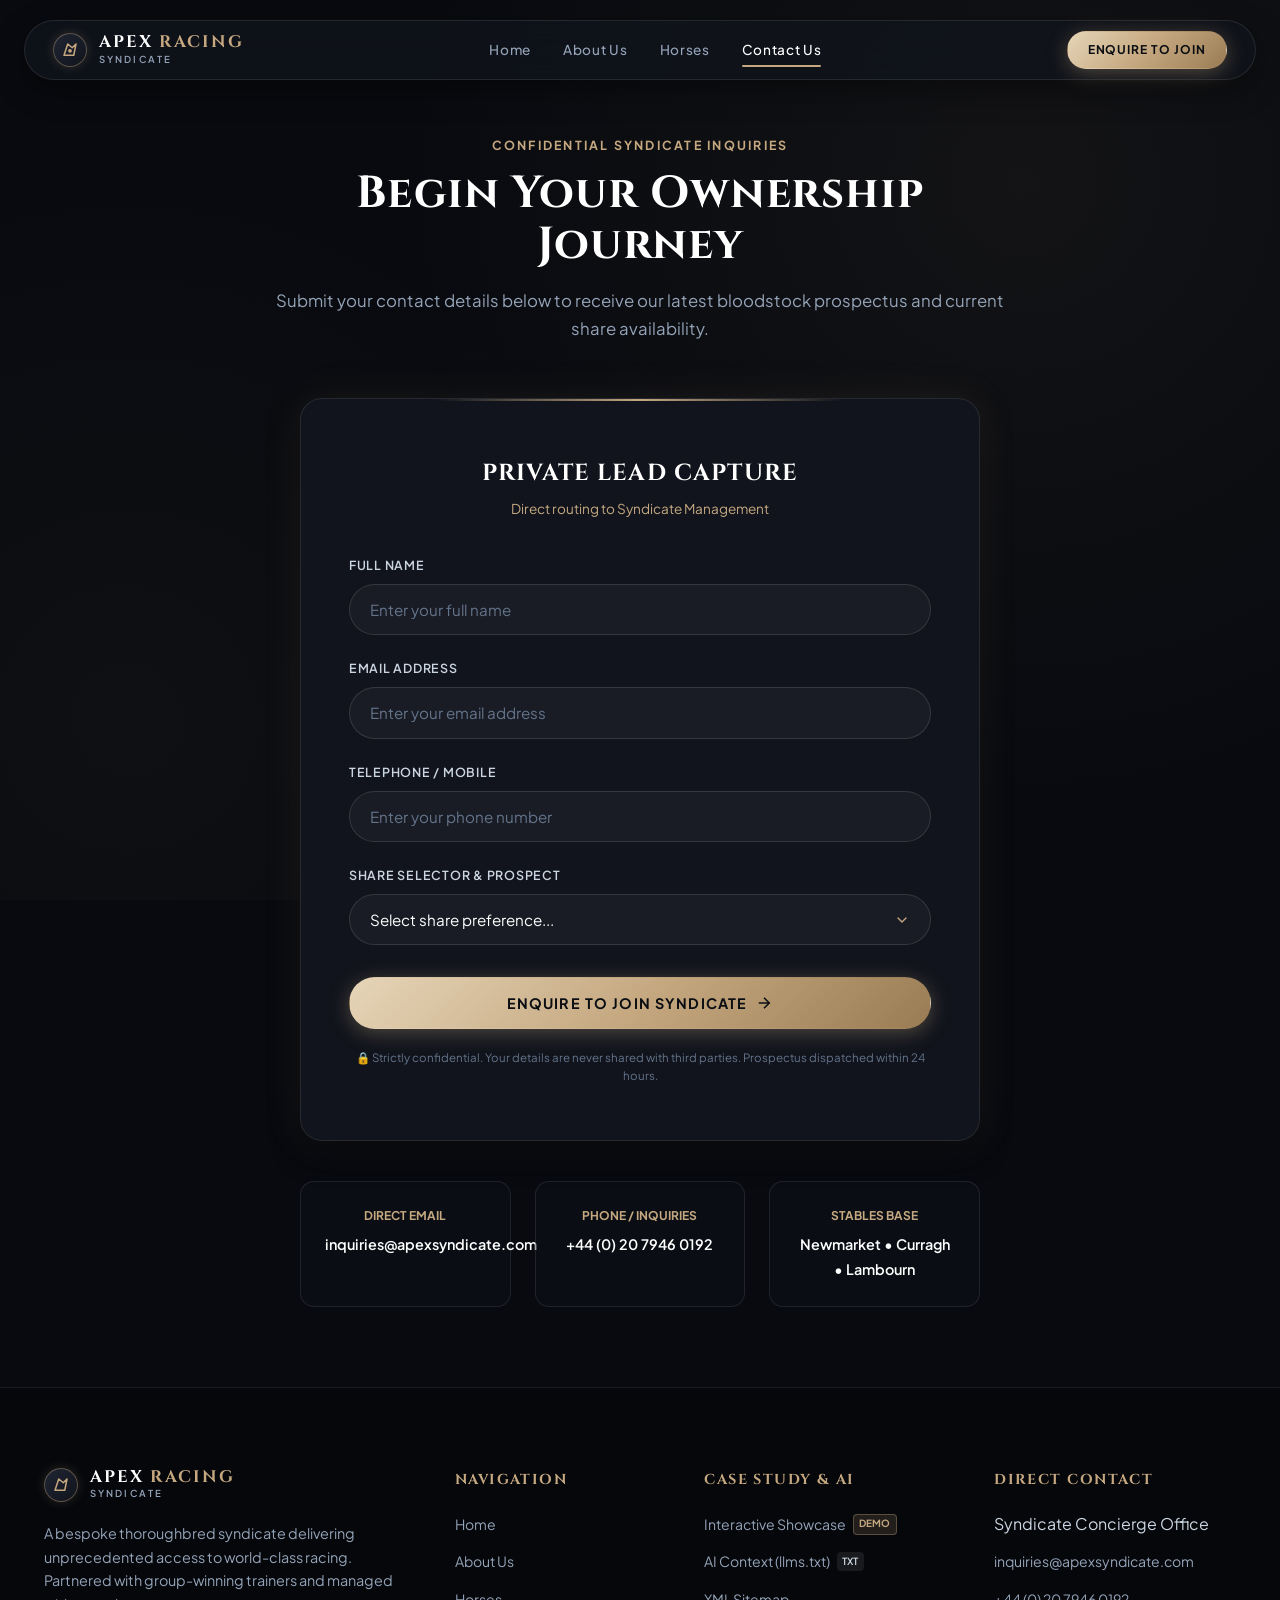
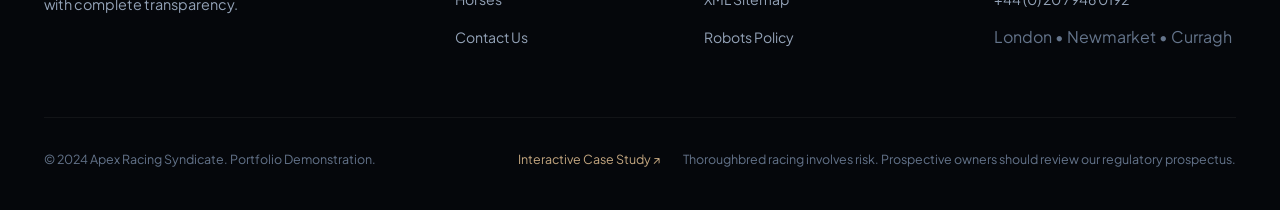
<file: contact.html>
<!DOCTYPE html>
<html lang="en">

<head>
  <meta charset="UTF-8">
  <meta name="viewport" content="width=device-width, initial-scale=1.0">

  <!-- Primary SEO Meta Tags -->
  <title>Enquire to Join Syndicate | Apex Racing Syndicate</title>
  <meta name="title" content="Enquire to Join Syndicate | Apex Racing Syndicate">
  <meta name="description" content="Enquire to join the Apex Racing Syndicate. Request our confidential bloodstock prospectus or speak directly with our syndicate manager.">
  <meta name="keywords" content="join racing syndicate, racehorse shares enquiry, bloodstock prospectus, racehorse syndicate manager, private lead capture">
  <meta name="author" content="Apex Racing Syndicate">
  <meta name="publisher" content="Apex Racing Syndicate">
  <meta name="robots" content="index, follow, max-snippet:-1, max-image-preview:large, max-video-preview:-1">
  <link rel="canonical" href="https://horse-website-demo.vercel.app/contact.html">

  <!-- Theme Color & Mobile App Capabilities -->
  <meta name="theme-color" content="#080A0F" media="(prefers-color-scheme: dark)">
  <meta name="theme-color" content="#C5A880" media="(prefers-color-scheme: light)">
  <meta name="application-name" content="Apex Racing">
  <meta name="apple-mobile-web-app-title" content="Apex Racing">
  <meta name="apple-mobile-web-app-capable" content="yes">
  <meta name="apple-mobile-web-app-status-bar-style" content="black-translucent">
  <meta name="format-detection" content="telephone=no">

  <!-- Favicons & Web App Icons -->
  <link rel="icon" href="favicon.ico" sizes="any">
  <link rel="icon" type="image/svg+xml" href="icon.svg">
  <link rel="icon" type="image/png" sizes="96x96" href="images/favicon-96x96.png">
  <link rel="apple-touch-icon" sizes="180x180" href="apple-touch-icon.png">
  <link rel="manifest" href="site.webmanifest">

  <!-- Open Graph / Facebook / LinkedIn / WhatsApp -->
  <meta property="og:type" content="website">
  <meta property="og:site_name" content="Apex Racing Syndicate">
  <meta property="og:url" content="https://horse-website-demo.vercel.app/contact.html">
  <meta property="og:title" content="Enquire to Join Syndicate | Apex Racing Syndicate">
  <meta property="og:description" content="Enquire to join the Apex Racing Syndicate. Request our confidential bloodstock prospectus or speak directly with our syndicate manager.">
  <meta property="og:image" content="https://horse-website-demo.vercel.app/opengraph-image.png">
  <meta property="og:image:secure_url" content="https://horse-website-demo.vercel.app/opengraph-image.png">
  <meta property="og:image:type" content="image/png">
  <meta property="og:image:width" content="1200">
  <meta property="og:image:height" content="630">
  <meta property="og:image:alt" content="Enquire to Join Apex Racing Syndicate">
  <meta property="og:locale" content="en_US">

  <!-- Twitter / X Card -->
  <meta name="twitter:card" content="summary_large_image">
  <meta name="twitter:url" content="https://horse-website-demo.vercel.app/contact.html">
  <meta name="twitter:title" content="Enquire to Join Syndicate | Apex Racing Syndicate">
  <meta name="twitter:description" content="Enquire to join the Apex Racing Syndicate. Request our confidential bloodstock prospectus or speak directly with our syndicate concierge.">
  <meta name="twitter:image" content="https://horse-website-demo.vercel.app/opengraph-image.png">
  <meta name="twitter:image:alt" content="Enquire to Join Apex Racing Syndicate">

  <!-- Structured Data (JSON-LD) -->
  <script type="application/ld+json">
  {
    "@context": "https://schema.org",
    "@type": "ContactPage",
    "name": "Enquire to Join Apex Racing Syndicate",
    "url": "https://horse-website-demo.vercel.app/contact.html",
    "description": "Confidential enquiry and bloodstock prospectus request for racehorse fractional ownership.",
    "mainEntity": {
      "@type": "ContactPoint",
      "contactType": "Syndicate Membership Concierge",
      "email": "inquiries@apexsyndicate.com",
      "availableLanguage": ["English"]
    }
  }
  </script>

  <!-- Preconnect Google Fonts (Cinzel + Plus Jakarta Sans) -->
  <link rel="preconnect" href="https://fonts.googleapis.com">
  <link rel="preconnect" href="https://fonts.gstatic.com" crossorigin>
  <link
    href="https://fonts.googleapis.com/css2?family=Cinzel:wght@600;700;800;900&family=Plus+Jakarta+Sans:wght@400;500;600;700;800&display=swap"
    rel="stylesheet">

  <!-- Core Design System -->
  <link rel="stylesheet" href="css/style.css">
</head>

<body>

  <!-- Floating Luxury Pill Navigation -->
  <header class="site-header scrolled">
    <div class="header-inner">
      <a href="index.html" class="brand-logo" aria-label="Apex Syndicate Home">
        <div class="brand-symbol">
          <svg viewBox="0 0 24 24" fill="none" stroke="currentColor" stroke-width="2">
            <path d="M4 19L9 4L15 9L20 4L17 19H4Z" stroke-linejoin="round" />
            <circle cx="12" cy="13" r="1.5" fill="currentColor" />
          </svg>
        </div>
        <div class="brand-name">
          <span class="brand-name-main">APEX <span>RACING</span></span>
          <span class="brand-name-sub">SYNDICATE</span>
        </div>
      </a>

      <!-- Desktop Nav Links -->
      <nav class="desktop-nav">
        <a href="index.html" class="nav-link">Home</a>
        <a href="about.html" class="nav-link">About Us</a>
        <a href="horses.html" class="nav-link">Horses</a>
        <a href="contact.html" class="nav-link active">Contact Us</a>
      </nav>

      <!-- Pill Button CTA -->
      <div class="header-cta-wrap">
        <a href="contact.html" class="btn btn-primary btn-sm">Enquire to Join</a>
      </div>

      <!-- Mobile Menu Toggle -->
      <button class="mobile-toggle" aria-label="Open navigation menu">
        <svg width="24" height="24" viewBox="0 0 24 24" fill="none" stroke="currentColor" stroke-width="2">
          <line x1="3" y1="12" x2="21" y2="12"></line>
          <line x1="3" y1="6" x2="21" y2="6"></line>
          <line x1="3" y1="18" x2="21" y2="18"></line>
        </svg>
      </button>
    </div>
  </header>

  <!-- Mobile Drawer -->
  <div class="mobile-overlay"></div>
  <aside class="mobile-nav-drawer" aria-label="Mobile Navigation">
    <a href="index.html" class="nav-link">Home</a>
    <a href="about.html" class="nav-link">About Us</a>
    <a href="horses.html" class="nav-link">Horses</a>
    <a href="contact.html" class="nav-link active">Contact Us</a>
  </aside>

  <!-- Contact / Lead Capture Section (Matching Image 1 Right Screen) -->
  <section class="section-pad-lg">
    <div class="container">
      <div class="section-header center">
        <span class="section-kicker">Confidential Syndicate Inquiries</span>
        <h1 class="section-title">Begin Your Ownership Journey</h1>
        <p class="section-lead">
          Submit your contact details below to receive our latest bloodstock prospectus and current share availability.
        </p>
      </div>

      <!-- Lead Capture Form Card (Matching Image 1 Right Screen) -->
      <div class="lead-capture-container">
        <div class="lead-form-card">
          <div style="text-align: center; margin-bottom: 2.25rem;">
            <div
              style="font-family: var(--font-serif); font-size: 1.45rem; font-weight: 700; letter-spacing: 0.05em; text-transform: uppercase; color: #FFFFFF;">
              Private Lead Capture
            </div>
            <div style="font-size: 0.85rem; color: var(--color-champagne); margin-top: 0.35rem;">
              Direct routing to Syndicate Management
            </div>
          </div>

          <form id="syndicateEnquiryForm" novalidate>
            <!-- Name Input -->
            <div class="form-group">
              <label for="fullName" class="form-label">Full Name</label>
              <input type="text" id="fullName" name="name" class="form-control" placeholder="Enter your full name"
                required>
            </div>

            <!-- Email Input -->
            <div class="form-group">
              <label for="emailAddr" class="form-label">Email Address</label>
              <input type="email" id="emailAddr" name="email" class="form-control"
                placeholder="Enter your email address" required>
            </div>

            <!-- Phone Input -->
            <div class="form-group">
              <label for="phoneNum" class="form-label">Telephone / Mobile</label>
              <input type="tel" id="phoneNum" name="phone" class="form-control" placeholder="Enter your phone number"
                required>
            </div>

            <!-- Share Selector Dropdown (Matching Image 1 Right Screen) -->
            <div class="form-group">
              <label for="interestSelect" class="form-label">Share Selector & Prospect</label>
              <select id="interestSelect" name="interest" class="form-control">
                <option value="exploring">Select share preference...</option>
                <option value="2.5-5">2.5% – 5.0% Fractional Share</option>
                <option value="10plus">10%+ Major Syndicate Share</option>
                <option value="thoroughbred-colt">Thoroughbred 2YO Colt (Newmarket)</option>
                <option value="snitzel-2yo">Snitzel 2YO Colt (Lambourn)</option>
                <option value="frankel-3yo">Frankel 3YO Filly (The Curragh)</option>
                <option value="harzand-yearling">Harzand Yearling (Yorkshire)</option>
              </select>
            </div>

            <!-- Submit Button (Glowing Gold Pill Button) -->
            <div style="margin-top: 2rem;">
              <button type="submit" class="btn btn-primary btn-lg" style="width: 100%;">
                Enquire to Join Syndicate
                <svg width="18" height="18" viewBox="0 0 24 24" fill="none" stroke="currentColor" stroke-width="2">
                  <line x1="5" y1="12" x2="19" y2="12"></line>
                  <polyline points="12 5 19 12 12 19"></polyline>
                </svg>
              </button>
            </div>

            <div
              style="font-size: 0.72rem; color: var(--color-text-subtle); text-align: center; margin-top: 1.25rem; line-height: 1.5;">
              🔒 Strictly confidential. Your details are never shared with third parties. Prospectus dispatched within
              24 hours.
            </div>
          </form>
        </div>

        <!-- Direct Concierge Info Strip -->
        <div
          style="display: grid; grid-template-columns: repeat(auto-fit, minmax(200px, 1fr)); gap: 1.5rem; margin-top: 2.5rem; text-align: center;">
          <div
            style="background: rgba(17, 20, 28, 0.4); border: 1px solid var(--color-obsidian-border); border-radius: var(--radius-md); padding: 1.5rem;">
            <div
              style="font-size: 0.75rem; text-transform: uppercase; color: var(--color-champagne); font-weight: 700; margin-bottom: 0.35rem;">
              Direct Email</div>
            <a href="mailto:inquiries@apexsyndicate.com"
              style="color: #FFFFFF; font-weight: 600; font-size: 0.9rem;">inquiries@apexsyndicate.com</a>
          </div>

          <div
            style="background: rgba(17, 20, 28, 0.4); border: 1px solid var(--color-obsidian-border); border-radius: var(--radius-md); padding: 1.5rem;">
            <div
              style="font-size: 0.75rem; text-transform: uppercase; color: var(--color-champagne); font-weight: 700; margin-bottom: 0.35rem;">
              Phone / Inquiries</div>
            <a href="tel:+442079460192" style="color: #FFFFFF; font-weight: 600; font-size: 0.9rem;">+44 (0) 20 7946
              0192</a>
          </div>

          <div
            style="background: rgba(17, 20, 28, 0.4); border: 1px solid var(--color-obsidian-border); border-radius: var(--radius-md); padding: 1.5rem;">
            <div
              style="font-size: 0.75rem; text-transform: uppercase; color: var(--color-champagne); font-weight: 700; margin-bottom: 0.35rem;">
              Stables Base</div>
            <span style="color: #FFFFFF; font-weight: 600; font-size: 0.9rem;">Newmarket • Curragh • Lambourn</span>
          </div>
        </div>
      </div>
    </div>
  </section>

  <!-- Site Footer -->
  <footer class="site-footer">
    <div class="container">
      <div class="footer-top">
        <div>
          <a href="index.html" class="brand-logo">
            <div class="brand-symbol">
              <svg viewBox="0 0 24 24" fill="none" stroke="currentColor" stroke-width="2">
                <path d="M4 19L9 4L15 9L20 4L17 19H4Z" stroke-linejoin="round" />
              </svg>
            </div>
            <div class="brand-name">
              <span class="brand-name-main">APEX <span>RACING</span></span>
              <span class="brand-name-sub">SYNDICATE</span>
            </div>
          </a>
          <p class="footer-brand-desc">
            A bespoke thoroughbred syndicate delivering unprecedented access to world-class racing. Partnered with
            group-winning trainers and managed with complete transparency.
          </p>
        </div>

        <div>
          <h4 class="footer-heading">Navigation</h4>
          <ul class="footer-links">
            <li><a href="index.html">Home</a></li>
            <li><a href="about.html">About Us</a></li>
            <li><a href="horses.html">Horses</a></li>
            <li><a href="contact.html">Contact Us</a></li>
          </ul>
        </div>

        <div>
          <h4 class="footer-heading">Case Study & AI</h4>
          <ul class="footer-links">
            <li>
              <a href="showcase.html" style="display: inline-flex; align-items: center; gap: 0.4rem;">
                <span>Interactive Showcase</span>
                <span style="font-size: 0.62rem; background: rgba(197, 168, 128, 0.15); color: var(--color-champagne); padding: 0.1rem 0.35rem; border-radius: 4px; font-weight: 700; border: 1px solid rgba(197, 168, 128, 0.35);">DEMO</span>
              </a>
            </li>
            <li>
              <a href="llms.txt" target="_blank" style="display: inline-flex; align-items: center; gap: 0.4rem;">
                <span>AI Context (llms.txt)</span>
                <span style="font-size: 0.62rem; background: rgba(255, 255, 255, 0.08); color: #CBD5E1; padding: 0.1rem 0.35rem; border-radius: 4px; font-weight: 600;">TXT</span>
              </a>
            </li>
            <li><a href="sitemap.xml" target="_blank">XML Sitemap</a></li>
            <li><a href="robots.txt" target="_blank">Robots Policy</a></li>
          </ul>
        </div>

        <div>
          <h4 class="footer-heading">Direct Contact</h4>
          <ul class="footer-links">
            <li style="color: #CBD5E1;">Syndicate Concierge Office</li>
            <li><a href="mailto:inquiries@apexsyndicate.com">inquiries@apexsyndicate.com</a></li>
            <li><a href="tel:+442079460192">+44 (0) 20 7946 0192</a></li>
            <li style="color: var(--color-text-subtle); margin-top: 0.5rem;">London • Newmarket • Curragh</li>
          </ul>
        </div>
      </div>

      <div class="footer-bottom">
        <div>&copy; 2024 Apex Racing Syndicate. Portfolio Demonstration.</div>
        <div>
          <a href="showcase.html" style="color: var(--color-champagne); text-decoration: none; margin-right: 1.25rem;">
            Interactive Case Study ↗
          </a>
          <span>Thoroughbred racing involves risk. Prospective owners should review our regulatory prospectus.</span>
        </div>
      </div>
    </div>
  </footer>

  <!-- Toast Notification -->
  <div class="toast-notice" id="toastNotice" role="alert" aria-live="polite">
    <svg width="24" height="24" viewBox="0 0 24 24" fill="none" stroke="#C5A880" stroke-width="2">
      <path d="M22 11.08V12a10 10 0 1 1-5.93-9.14"></path>
      <polyline points="22 4 12 14.01 9 11.01"></polyline>
    </svg>
    <div class="toast-msg">Enquiry received successfully.</div>
  </div>

  <script src="js/main.js"></script>
</body>

</html>
</file>
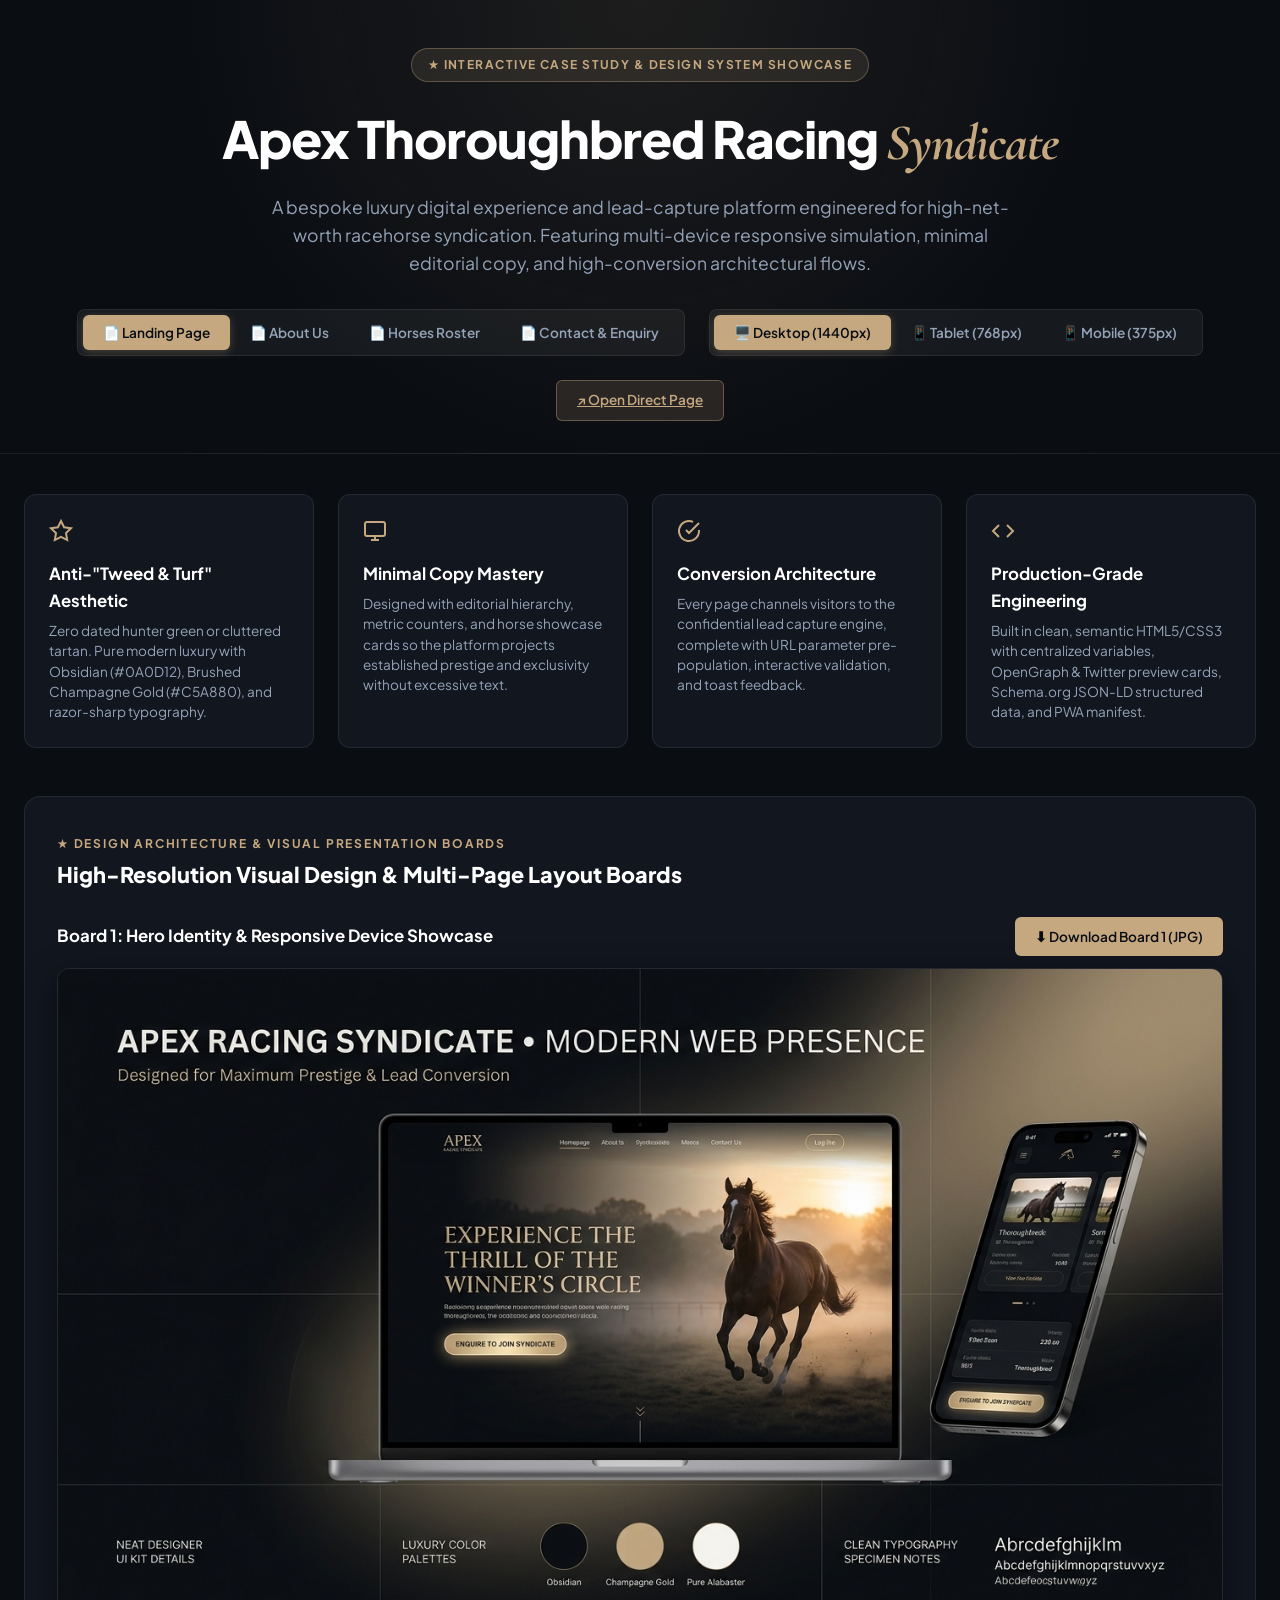
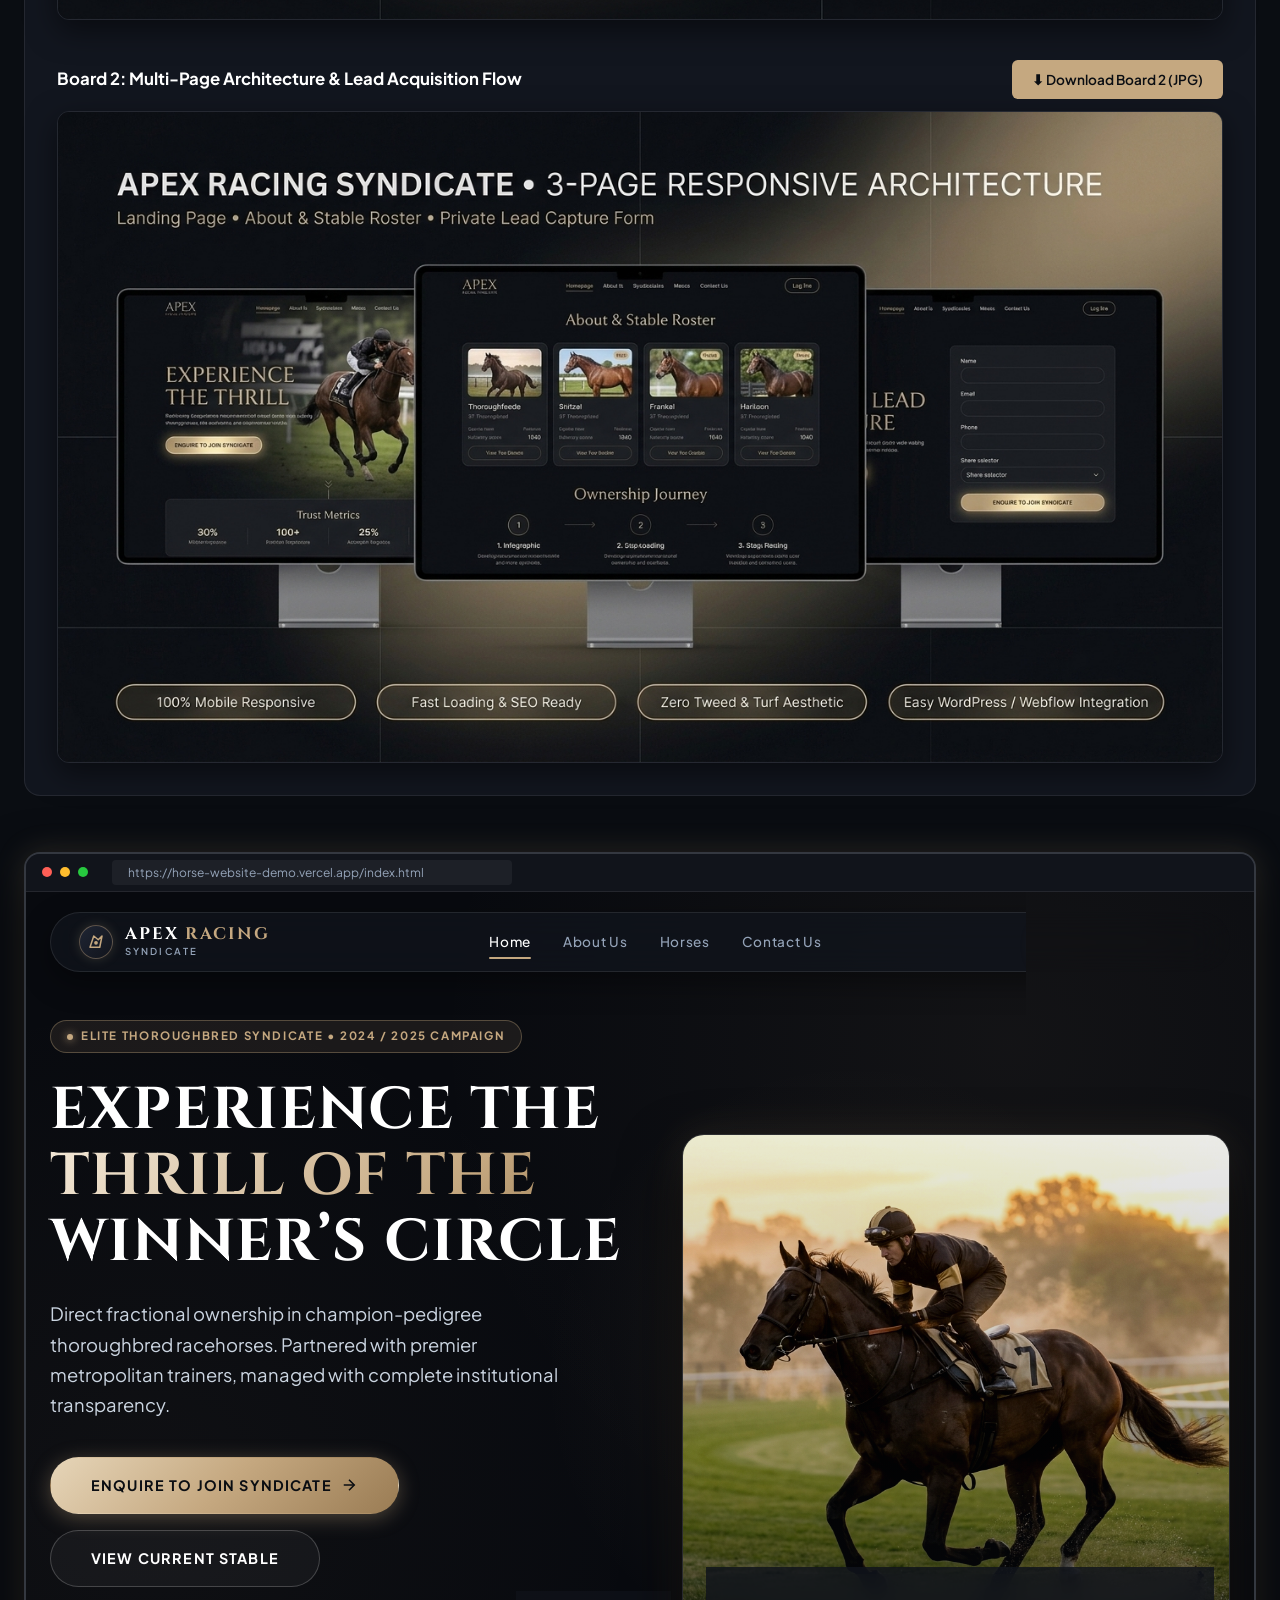
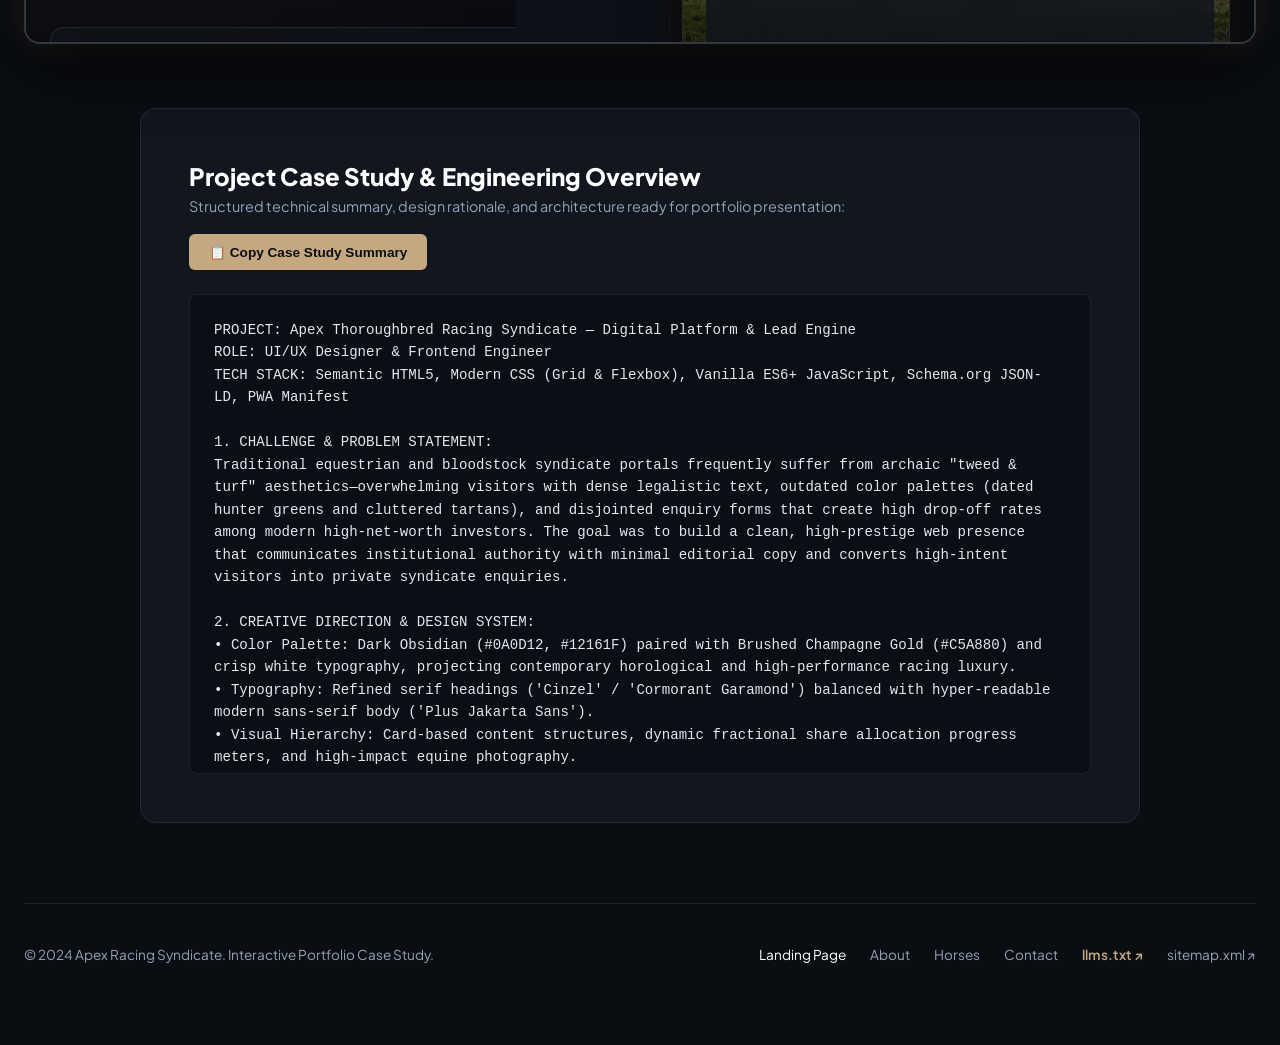
<file: showcase.html>
<!DOCTYPE html>
<html lang="en">
<head>
  <meta charset="UTF-8">
  <meta name="viewport" content="width=device-width, initial-scale=1.0">

  <!-- Primary SEO Meta Tags -->
  <title>Apex Racing Syndicate — Thoroughbred Platform & Interactive Case Study</title>
  <meta name="title" content="Apex Racing Syndicate — Thoroughbred Platform & Interactive Case Study">
  <meta name="description" content="Interactive design system case study, multi-device viewport simulator, and high-performance lead acquisition architecture for Apex Racing Syndicate.">
  <meta name="keywords" content="Apex syndicate case study, portfolio project, responsive preview, racehorse website design, thoroughbred showcase">
  <meta name="author" content="Apex Racing Syndicate">
  <meta name="robots" content="index, follow">
  <link rel="canonical" href="https://horse-website-demo.vercel.app/showcase.html">

  <!-- Theme Color & Mobile App Capabilities -->
  <meta name="theme-color" content="#0A0D12" media="(prefers-color-scheme: dark)">
  <meta name="theme-color" content="#C5A880" media="(prefers-color-scheme: light)">
  <meta name="application-name" content="Apex Racing">
  <meta name="apple-mobile-web-app-title" content="Apex Racing">

  <!-- Favicons & Web App Icons -->
  <link rel="icon" href="favicon.ico" sizes="any">
  <link rel="icon" type="image/svg+xml" href="icon.svg">
  <link rel="icon" type="image/png" sizes="96x96" href="images/favicon-96x96.png">
  <link rel="apple-touch-icon" sizes="180x180" href="apple-touch-icon.png">
  <link rel="manifest" href="site.webmanifest">

  <!-- Open Graph / Facebook / LinkedIn / WhatsApp -->
  <meta property="og:type" content="website">
  <meta property="og:site_name" content="Apex Racing Syndicate">
  <meta property="og:url" content="https://horse-website-demo.vercel.app/showcase.html">
  <meta property="og:title" content="Apex Racing Syndicate — Thoroughbred Platform & Interactive Case Study">
  <meta property="og:description" content="Interactive case study, live multi-device responsive simulator, and architecture showcase for Apex Racing Syndicate.">
  <meta property="og:image" content="https://horse-website-demo.vercel.app/opengraph-image.png">
  <meta property="og:image:secure_url" content="https://horse-website-demo.vercel.app/opengraph-image.png">
  <meta property="og:image:type" content="image/png">
  <meta property="og:image:width" content="1200">
  <meta property="og:image:height" content="630">
  <meta property="og:image:alt" content="Apex Syndicate Interactive Case Study">
  <meta property="og:locale" content="en_US">

  <!-- Twitter / X Card -->
  <meta name="twitter:card" content="summary_large_image">
  <meta name="twitter:url" content="https://horse-website-demo.vercel.app/showcase.html">
  <meta name="twitter:title" content="Apex Racing Syndicate — Thoroughbred Platform & Interactive Case Study">
  <meta name="twitter:description" content="Interactive case study and live multi-device responsive simulator for Apex Racing Syndicate.">
  <meta name="twitter:image" content="https://horse-website-demo.vercel.app/opengraph-image.png">
  <meta name="twitter:image:alt" content="Apex Syndicate Interactive Case Study">

  <!-- Preconnect Fonts -->
  <link rel="preconnect" href="https://fonts.googleapis.com">
  <link rel="preconnect" href="https://fonts.gstatic.com" crossorigin>
  <link href="https://fonts.googleapis.com/css2?family=Cormorant+Garamond:ital,wght@1,500;1,600&family=Plus+Jakarta+Sans:wght@400;500;600;700;800&display=swap" rel="stylesheet">
  
  <style>
    :root {
      --bg: #0A0D12;
      --card-bg: #12161F;
      --border: rgba(255, 255, 255, 0.08);
      --gold: #C5A880;
      --gold-glow: rgba(197, 168, 128, 0.2);
      --text: #FFFFFF;
      --muted: #94A3B8;
      --font: 'Plus Jakarta Sans', sans-serif;
      --editorial: 'Cormorant Garamond', Georgia, serif;
    }

    * { box-sizing: border-box; margin: 0; padding: 0; }
    body {
      background-color: var(--bg);
      color: var(--text);
      font-family: var(--font);
      line-height: 1.6;
      padding-bottom: 5rem;
    }

    /* Presentation Header */
    .showcase-header {
      padding: 3rem 2rem 2rem;
      border-bottom: 1px solid var(--border);
      background: radial-gradient(circle at 50% 0%, rgba(197, 168, 128, 0.1) 0%, transparent 60%);
      text-align: center;
    }

    .badge-pill {
      display: inline-flex;
      align-items: center;
      gap: 0.5rem;
      padding: 0.4rem 1rem;
      background: rgba(197, 168, 128, 0.12);
      border: 1px solid rgba(197, 168, 128, 0.35);
      border-radius: 9999px;
      font-size: 0.75rem;
      font-weight: 700;
      letter-spacing: 0.12em;
      text-transform: uppercase;
      color: var(--gold);
      margin-bottom: 1rem;
    }

    .title {
      font-size: clamp(2rem, 4vw, 3.25rem);
      font-weight: 800;
      letter-spacing: -0.02em;
      margin-bottom: 0.5rem;
    }

    .title span {
      color: var(--gold);
      font-family: var(--editorial);
      font-style: italic;
    }

    .subtitle {
      font-size: 1.1rem;
      color: var(--muted);
      max-width: 750px;
      margin: 0 auto 2rem;
    }

    /* Navigation & Switcher Controls */
    .controls-bar {
      display: flex;
      flex-wrap: wrap;
      justify-content: center;
      gap: 1.5rem;
      margin-top: 1.5rem;
    }

    .btn-group {
      display: inline-flex;
      background: rgba(255, 255, 255, 0.05);
      border: 1px solid var(--border);
      border-radius: 8px;
      padding: 0.3rem;
    }

    .ctrl-btn {
      background: transparent;
      border: none;
      color: var(--muted);
      font-family: var(--font);
      font-size: 0.85rem;
      font-weight: 600;
      padding: 0.55rem 1.25rem;
      border-radius: 6px;
      cursor: pointer;
      transition: all 0.2s ease;
      display: inline-flex;
      align-items: center;
      gap: 0.5rem;
    }

    .ctrl-btn:hover {
      color: var(--text);
    }

    .ctrl-btn.active {
      background: var(--gold);
      color: #0A0D12;
      box-shadow: 0 2px 10px rgba(197, 168, 128, 0.3);
    }

    /* Container */
    .container {
      max-width: 1400px;
      margin: 2.5rem auto 0;
      padding: 0 1.5rem;
    }

    /* Specs & Highlights Strip */
    .specs-grid {
      display: grid;
      grid-template-columns: repeat(auto-fit, minmax(260px, 1fr));
      gap: 1.5rem;
      margin-bottom: 3rem;
    }

    .spec-card {
      background: var(--card-bg);
      border: 1px solid var(--border);
      border-radius: 12px;
      padding: 1.5rem;
      transition: transform 0.2s ease;
    }

    .spec-card:hover {
      transform: translateY(-3px);
      border-color: rgba(197, 168, 128, 0.3);
    }

    .spec-icon {
      color: var(--gold);
      margin-bottom: 0.75rem;
    }

    .spec-title {
      font-size: 1.05rem;
      font-weight: 700;
      margin-bottom: 0.35rem;
    }

    .spec-desc {
      font-size: 0.85rem;
      color: var(--muted);
      line-height: 1.5;
    }

    /* Device Mockup Wrapper */
    .device-viewport-wrap {
      display: flex;
      justify-content: center;
      align-items: flex-start;
      margin: 2rem 0 4rem;
      transition: all 0.3s cubic-bezier(0.16, 1, 0.3, 1);
    }

    .mockup-frame {
      background: #181C26;
      border: 2px solid rgba(255, 255, 255, 0.12);
      box-shadow: 0 25px 60px rgba(0, 0, 0, 0.7), 0 0 30px var(--gold-glow);
      border-radius: 16px;
      overflow: hidden;
      display: flex;
      flex-direction: column;
      transition: width 0.4s ease, height 0.4s ease;
    }

    .mockup-bar {
      height: 38px;
      background: #11141B;
      border-bottom: 1px solid var(--border);
      display: flex;
      align-items: center;
      padding: 0 1rem;
      gap: 0.5rem;
    }

    .mockup-dot {
      width: 10px;
      height: 10px;
      border-radius: 50%;
    }
    .dot-red { background: #FF5F56; }
    .dot-yellow { background: #FFBD2E; }
    .dot-green { background: #27C93F; }

    .mockup-url {
      margin-left: 1rem;
      background: rgba(255, 255, 255, 0.05);
      border-radius: 4px;
      padding: 0.2rem 1rem;
      font-size: 0.75rem;
      color: var(--muted);
      flex-grow: 1;
      max-width: 400px;
      text-overflow: ellipsis;
      white-space: nowrap;
      overflow: hidden;
    }

    .frame-content {
      width: 100%;
      height: 750px;
      border: none;
      background: var(--bg);
    }

    /* Dimensions by device state */
    .mockup-frame.desktop {
      width: 100%;
      max-width: 1360px;
    }

    .mockup-frame.tablet {
      width: 820px;
      border-radius: 24px;
    }

    .mockup-frame.mobile {
      width: 390px;
      border-radius: 36px;
      border-width: 6px;
    }

    /* Case Study Section for Portfolio */
    .case-study-section {
      background: var(--card-bg);
      border: 1px solid var(--border);
      border-radius: 16px;
      padding: 3rem;
      max-width: 1000px;
      margin: 4rem auto 0;
    }

    .case-study-header {
      display: flex;
      justify-content: space-between;
      align-items: center;
      margin-bottom: 1.5rem;
      flex-wrap: wrap;
      gap: 1rem;
    }

    .copy-btn {
      background: var(--gold);
      color: #0A0D12;
      border: none;
      font-weight: 700;
      font-size: 0.85rem;
      padding: 0.6rem 1.25rem;
      border-radius: 6px;
      cursor: pointer;
      display: inline-flex;
      align-items: center;
      gap: 0.5rem;
      transition: background 0.2s ease, transform 0.1s ease;
    }

    .copy-btn:hover {
      background: #dfc39a;
      transform: translateY(-1px);
    }

    .case-study-box {
      background: rgba(0, 0, 0, 0.35);
      border: 1px solid var(--border);
      border-radius: 8px;
      padding: 1.5rem;
      font-family: monospace;
      font-size: 0.88rem;
      color: #E2E8F0;
      white-space: pre-wrap;
      line-height: 1.6;
      max-height: 480px;
      overflow-y: auto;
    }
  </style>
</head>
<body>

  <!-- Header -->
  <header class="showcase-header">
    <div class="badge-pill">
      ★ Interactive Case Study & Design System Showcase
    </div>
    <h1 class="title">Apex Thoroughbred Racing <span>Syndicate</span></h1>
    <p class="subtitle">
      A bespoke luxury digital experience and lead-capture platform engineered for high-net-worth racehorse syndication. Featuring multi-device responsive simulation, minimal editorial copy, and high-conversion architectural flows.
    </p>

    <!-- Controls -->
    <div class="controls-bar">
      <!-- Page Switcher -->
      <div class="btn-group">
        <button class="ctrl-btn active" onclick="switchPage('index.html', this)">
          📄 Landing Page
        </button>
        <button class="ctrl-btn" onclick="switchPage('about.html', this)">
          📄 About Us
        </button>
        <button class="ctrl-btn" onclick="switchPage('horses.html', this)">
          📄 Horses Roster
        </button>
        <button class="ctrl-btn" onclick="switchPage('contact.html', this)">
          📄 Contact & Enquiry
        </button>
      </div>

      <!-- Device Switcher -->
      <div class="btn-group">
        <button class="ctrl-btn active" onclick="switchDevice('desktop', this)">
          🖥️ Desktop (1440px)
        </button>
        <button class="ctrl-btn" onclick="switchDevice('tablet', this)">
          📱 Tablet (768px)
        </button>
        <button class="ctrl-btn" onclick="switchDevice('mobile', this)">
          📱 Mobile (375px)
        </button>
      </div>

      <!-- Open Direct Link -->
      <a id="directLink" href="index.html" target="_blank" class="ctrl-btn" style="background: rgba(197, 168, 128, 0.15); color: var(--gold); border: 1px solid rgba(197, 168, 128, 0.4);">
        ↗ Open Direct Page
      </a>
    </div>
  </header>

  <div class="container">
    <!-- Value Highlights -->
    <div class="specs-grid">
      <div class="spec-card">
        <div class="spec-icon">
          <svg width="24" height="24" viewBox="0 0 24 24" fill="none" stroke="currentColor" stroke-width="2">
            <polygon points="12 2 15.09 8.26 22 9.27 17 14.14 18.18 21.02 12 17.77 5.82 21.02 7 14.14 2 9.27 8.91 8.26 12 2"/>
          </svg>
        </div>
        <h3 class="spec-title">Anti-"Tweed & Turf" Aesthetic</h3>
        <p class="spec-desc">Zero dated hunter green or cluttered tartan. Pure modern luxury with Obsidian (#0A0D12), Brushed Champagne Gold (#C5A880), and razor-sharp typography.</p>
      </div>

      <div class="spec-card">
        <div class="spec-icon">
          <svg width="24" height="24" viewBox="0 0 24 24" fill="none" stroke="currentColor" stroke-width="2">
            <rect x="2" y="3" width="20" height="14" rx="2" ry="2"/>
            <line x1="8" y1="21" x2="16" y2="21"/>
            <line x1="12" y1="17" x2="12" y2="21"/>
          </svg>
        </div>
        <h3 class="spec-title">Minimal Copy Mastery</h3>
        <p class="spec-desc">Designed with editorial hierarchy, metric counters, and horse showcase cards so the platform projects established prestige and exclusivity without excessive text.</p>
      </div>

      <div class="spec-card">
        <div class="spec-icon">
          <svg width="24" height="24" viewBox="0 0 24 24" fill="none" stroke="currentColor" stroke-width="2">
            <path d="M22 11.08V12a10 10 0 1 1-5.93-9.14"/>
            <polyline points="22 4 12 14.01 9 11.01"/>
          </svg>
        </div>
        <h3 class="spec-title">Conversion Architecture</h3>
        <p class="spec-desc">Every page channels visitors to the confidential lead capture engine, complete with URL parameter pre-population, interactive validation, and toast feedback.</p>
      </div>

      <div class="spec-card">
        <div class="spec-icon">
          <svg width="24" height="24" viewBox="0 0 24 24" fill="none" stroke="currentColor" stroke-width="2">
            <polyline points="16 18 22 12 16 6"/>
            <polyline points="8 6 2 12 8 18"/>
          </svg>
        </div>
        <h3 class="spec-title">Production-Grade Engineering</h3>
        <p class="spec-desc">Built in clean, semantic HTML5/CSS3 with centralized variables, OpenGraph & Twitter preview cards, Schema.org JSON-LD structured data, and PWA manifest.</p>
      </div>
    </div>

    <!-- Presentation Showcase Boards Preview -->
    <div style="background: var(--card-bg); border: 1px solid var(--border); border-radius: 16px; padding: 2rem; margin-bottom: 3.5rem;">
      <div style="display: flex; justify-content: space-between; align-items: center; margin-bottom: 1.5rem; flex-wrap: wrap; gap: 1rem;">
        <div>
          <span style="font-size: 0.75rem; font-weight: 700; color: var(--gold); letter-spacing: 0.15em; text-transform: uppercase;">
            ★ Design Architecture & Visual Presentation Boards
          </span>
          <h3 style="font-size: 1.35rem; font-weight: 800; margin-top: 0.25rem;">
            High-Resolution Visual Design & Multi-Page Layout Boards
          </h3>
        </div>
      </div>

      <!-- Board 1 -->
      <div style="margin-bottom: 2.5rem;">
        <div style="display: flex; justify-content: space-between; align-items: center; margin-bottom: 0.75rem;">
          <h4 style="font-size: 1.05rem; font-weight: 700;">Board 1: Hero Identity & Responsive Device Showcase</h4>
          <a href="portfolio_showcase_board_1.jpg" download="apex_syndicate_architecture_board_1.jpg" class="ctrl-btn" style="background: var(--gold); color: #0A0D12; text-decoration: none;">
            ⬇ Download Board 1 (JPG)
          </a>
        </div>
        <div style="border-radius: 12px; overflow: hidden; border: 1px solid var(--border); box-shadow: 0 10px 30px rgba(0,0,0,0.5);">
          <img src="portfolio_showcase_board_1.jpg" alt="Apex Racing Syndicate Architecture Showcase Board 1" style="width: 100%; height: auto; display: block;">
        </div>
      </div>

      <!-- Board 2 -->
      <div>
        <div style="display: flex; justify-content: space-between; align-items: center; margin-bottom: 0.75rem;">
          <h4 style="font-size: 1.05rem; font-weight: 700;">Board 2: Multi-Page Architecture & Lead Acquisition Flow</h4>
          <a href="portfolio_showcase_board_2.jpg" download="apex_syndicate_architecture_board_2.jpg" class="ctrl-btn" style="background: var(--gold); color: #0A0D12; text-decoration: none;">
            ⬇ Download Board 2 (JPG)
          </a>
        </div>
        <div style="border-radius: 12px; overflow: hidden; border: 1px solid var(--border); box-shadow: 0 10px 30px rgba(0,0,0,0.5);">
          <img src="portfolio_showcase_board_2.jpg" alt="Apex Racing Syndicate Architecture Showcase Board 2" style="width: 100%; height: auto; display: block;">
        </div>
      </div>
    </div>

    <!-- Live Interactive Mockup Frame -->
    <div class="device-viewport-wrap">
      <div id="mockupFrame" class="mockup-frame desktop">
        <div class="mockup-bar">
          <span class="mockup-dot dot-red"></span>
          <span class="mockup-dot dot-yellow"></span>
          <span class="mockup-dot dot-green"></span>
          <span id="mockupUrlText" class="mockup-url">https://horse-website-demo.vercel.app/index.html</span>
        </div>
        <iframe id="previewIframe" src="index.html" class="frame-content"></iframe>
      </div>
    </div>

    <!-- Portfolio Case Study & Engineering Overview -->
    <div class="case-study-section">
      <div class="case-study-header">
        <div>
          <h2 style="font-size: 1.5rem; font-weight: 800;">Project Case Study & Engineering Overview</h2>
          <p style="color: var(--muted); font-size: 0.9rem;">Structured technical summary, design rationale, and architecture ready for portfolio presentation:</p>
        </div>
        <button class="copy-btn" onclick="copyCaseStudyText()">
          📋 Copy Case Study Summary
        </button>
      </div>

      <div id="caseStudyTextBox" class="case-study-box">PROJECT: Apex Thoroughbred Racing Syndicate — Digital Platform & Lead Engine
ROLE: UI/UX Designer & Frontend Engineer
TECH STACK: Semantic HTML5, Modern CSS (Grid & Flexbox), Vanilla ES6+ JavaScript, Schema.org JSON-LD, PWA Manifest

1. CHALLENGE & PROBLEM STATEMENT:
Traditional equestrian and bloodstock syndicate portals frequently suffer from archaic "tweed & turf" aesthetics—overwhelming visitors with dense legalistic text, outdated color palettes (dated hunter greens and cluttered tartans), and disjointed enquiry forms that create high drop-off rates among modern high-net-worth investors. The goal was to build a clean, high-prestige web presence that communicates institutional authority with minimal editorial copy and converts high-intent visitors into private syndicate enquiries.

2. CREATIVE DIRECTION & DESIGN SYSTEM:
• Color Palette: Dark Obsidian (#0A0D12, #12161F) paired with Brushed Champagne Gold (#C5A880) and crisp white typography, projecting contemporary horological and high-performance racing luxury.
• Typography: Refined serif headings ('Cinzel' / 'Cormorant Garamond') balanced with hyper-readable modern sans-serif body ('Plus Jakarta Sans').
• Visual Hierarchy: Card-based content structures, dynamic fractional share allocation progress meters, and high-impact equine photography.

3. ARCHITECTURAL BREAKDOWN & PAGES:
• Landing Page (index.html): High-impact cinematic hero, institutional trust metrics, ownership value pillars, featured horse spotlight with live share meter, and prominent lead CTAs.
• About & Philosophy (about.html): Transparent 3-step ownership journey, bloodstock selection philosophy, and current campaign roster.
• Stable & Bloodstock Roster (horses.html): Categorized multi-prospect stable roster (Colts, Fillies, Stayers, Sprinters) with interactive deep-dive dossier modals.
• Lead Capture Engine (contact.html): Context-aware intake form that automatically pre-populates based on URL query parameters (?horse=...), paired with a comprehensive FAQ accordion and direct concierge contact information.
• Interactive Case Study Simulator (showcase.html): Responsive multi-device simulation deck (Desktop 1440px, Tablet 768px, Mobile 375px) with instantaneous live page swapping.

4. ENGINEERING & PERFORMANCE:
• Lightweight & Dependency-Free: 100% vanilla HTML5/CSS3/ES6+ with zero third-party framework overhead, achieving sub-second load times and fluid 60fps responsive animations.
• Full Social Graph & SEO Suite: Production-ready OpenGraph (1200×630) and Twitter Large Card previews, structured Schema.org JSON-LD (SportsOrganization, CollectionPage, ContactPoint), and multi-resolution favicon/PWA suite.
• Portability: Modular CSS variables allow rapid re-theming, while form endpoints are configured for seamless connection to PHP mailers, Formspree, or headless CMS platforms.</div>
    </div>

    <!-- Showcase Footer -->
    <footer style="margin-top: 5rem; padding-top: 2.5rem; border-top: 1px solid var(--border); display: flex; justify-content: space-between; align-items: center; flex-wrap: wrap; gap: 1.5rem; font-size: 0.85rem; color: var(--muted);">
      <div>
        &copy; 2024 Apex Racing Syndicate. Interactive Portfolio Case Study.
      </div>
      <div style="display: flex; gap: 1.5rem; flex-wrap: wrap; align-items: center;">
        <a href="index.html" style="color: var(--text); text-decoration: none;">Landing Page</a>
        <a href="about.html" style="color: var(--muted); text-decoration: none;">About</a>
        <a href="horses.html" style="color: var(--muted); text-decoration: none;">Horses</a>
        <a href="contact.html" style="color: var(--muted); text-decoration: none;">Contact</a>
        <a href="llms.txt" target="_blank" style="color: var(--gold); text-decoration: none; font-weight: 600;">llms.txt ↗</a>
        <a href="sitemap.xml" target="_blank" style="color: var(--muted); text-decoration: none;">sitemap.xml ↗</a>
      </div>
    </footer>
  </div>

  <script>
    let currentPage = 'index.html';

    function switchPage(page, btn) {
      currentPage = page;
      document.getElementById('previewIframe').src = page;
      document.getElementById('mockupUrlText').textContent = 'https://horse-website-demo.vercel.app/' + page;
      document.getElementById('directLink').href = page;
      
      // Update buttons
      btn.parentElement.querySelectorAll('.ctrl-btn').forEach(b => b.classList.remove('active'));
      btn.classList.add('active');
    }

    function switchDevice(device, btn) {
      const frame = document.getElementById('mockupFrame');
      frame.className = 'mockup-frame ' + device;
      
      // Update buttons
      btn.parentElement.querySelectorAll('.ctrl-btn').forEach(b => b.classList.remove('active'));
      btn.classList.add('active');
    }

    function copyCaseStudyText() {
      const text = document.getElementById('caseStudyTextBox').innerText;
      navigator.clipboard.writeText(text).then(() => {
        const btn = document.querySelector('.copy-btn');
        btn.textContent = '✓ Copied to Clipboard!';
        setTimeout(() => {
          btn.textContent = '📋 Copy Case Study Summary';
        }, 3000);
      });
    }
  </script>
</body>
</html>
</file>
<file: css/style.css>
/* ==========================================================================
   APEX RACING SYNDICATE - CORE DESIGN SYSTEM
   Modern Luxury Thoroughbred Racing Web Presence (Obsidian & Champagne Gold)
   ========================================================================== */

:root {
  /* Brand Palette */
  --color-obsidian: #080A0F;
  --color-obsidian-card: #11141C;
  --color-obsidian-card-hover: #161B26;
  --color-obsidian-border: rgba(255, 255, 255, 0.09);
  --color-obsidian-border-gold: rgba(197, 168, 128, 0.35);

  --color-champagne: #C5A880;
  --color-champagne-light: #E8D9C5;
  --color-champagne-dark: #9A7C54;
  --color-champagne-glow: rgba(197, 168, 128, 0.35);

  --color-canvas-light: #F7F8FA;
  --color-canvas-card: #FFFFFF;
  --color-canvas-border: #E2E8F0;

  --color-text-light: #FFFFFF;
  --color-text-muted: #94A3B8;
  --color-text-subtle: #64748B;
  --color-text-dark: #0F172A;
  --color-text-dark-muted: #475569;

  /* Typography */
  --font-serif: 'Cinzel', 'Cormorant Garamond', Georgia, serif;
  --font-sans: 'Plus Jakarta Sans', -apple-system, BlinkMacSystemFont, "Segoe UI", Roboto, sans-serif;

  /* Layout & Transitions */
  --container-max: 1240px;
  --transition-fast: 0.2s cubic-bezier(0.16, 1, 0.3, 1);
  --transition-smooth: 0.35s cubic-bezier(0.16, 1, 0.3, 1);
  --radius-sm: 6px;
  --radius-md: 14px;
  --radius-lg: 22px;
  --radius-pill: 9999px;
  --shadow-card: 0 15px 35px -10px rgba(0, 0, 0, 0.6);
  --shadow-gold-glow: 0 0 35px rgba(197, 168, 128, 0.32);
}

/* Base Reset */
*, *::before, *::after {
  box-sizing: border-box;
  margin: 0;
  padding: 0;
}

html {
  font-size: 16px;
  scroll-behavior: smooth;
  -webkit-font-smoothing: antialiased;
  -moz-osx-font-smoothing: grayscale;
}

body {
  font-family: var(--font-sans);
  background-color: var(--color-obsidian);
  color: var(--color-text-light);
  line-height: 1.6;
  overflow-x: hidden;
  background-image: 
    radial-gradient(circle at 80% 20%, rgba(197, 168, 128, 0.06) 0%, transparent 50%),
    radial-gradient(circle at 10% 80%, rgba(197, 168, 128, 0.04) 0%, transparent 40%);
  background-attachment: fixed;
}

img {
  max-width: 100%;
  height: auto;
  display: block;
}

a {
  color: inherit;
  text-decoration: none;
  transition: all var(--transition-fast);
}

button, input, select, textarea {
  font-family: inherit;
}

.container {
  width: 100%;
  max-width: var(--container-max);
  margin-left: auto;
  margin-right: auto;
  padding-left: 1.5rem;
  padding-right: 1.5rem;
}

/* ==========================================================================
   NAVIGATION - FLOATING LUXURY PILL NAVBAR
   ========================================================================== */
.site-header {
  position: fixed;
  top: 1.25rem;
  left: 0;
  right: 0;
  z-index: 100;
  padding: 0 1.5rem;
  transition: all var(--transition-smooth);
}

.header-inner {
  max-width: var(--container-max);
  margin: 0 auto;
  background: rgba(17, 20, 28, 0.75);
  backdrop-filter: blur(20px);
  -webkit-backdrop-filter: blur(20px);
  border: 1px solid var(--color-obsidian-border);
  border-radius: var(--radius-pill);
  padding: 0.65rem 1.75rem;
  display: flex;
  align-items: center;
  justify-content: space-between;
  box-shadow: 0 10px 30px rgba(0, 0, 0, 0.4);
  transition: all var(--transition-smooth);
}

.site-header.scrolled .header-inner {
  background: rgba(10, 13, 19, 0.92);
  border-color: rgba(197, 168, 128, 0.25);
  box-shadow: 0 15px 40px rgba(0, 0, 0, 0.6), 0 0 20px rgba(197, 168, 128, 0.1);
}

/* Logo */
.brand-logo {
  display: flex;
  align-items: center;
  gap: 0.75rem;
}

.brand-symbol {
  width: 34px;
  height: 34px;
  border-radius: 50%;
  background: linear-gradient(135deg, #1F2533 0%, #11141C 100%);
  border: 1px solid rgba(197, 168, 128, 0.4);
  display: flex;
  align-items: center;
  justify-content: center;
  color: var(--color-champagne);
  box-shadow: 0 0 12px rgba(197, 168, 128, 0.2);
}

.brand-symbol svg {
  width: 18px;
  height: 18px;
}

.brand-name {
  display: flex;
  flex-direction: column;
}

.brand-name-main {
  font-family: var(--font-serif);
  font-size: 1.05rem;
  line-height: 1.1;
  font-weight: 700;
  letter-spacing: 0.12em;
  color: var(--color-text-light);
}

.brand-name-main span {
  color: var(--color-champagne);
}

.brand-name-sub {
  font-size: 0.6rem;
  letter-spacing: 0.22em;
  color: var(--color-text-muted);
  font-weight: 600;
  text-transform: uppercase;
}

/* Nav Links */
.desktop-nav {
  display: flex;
  align-items: center;
  gap: 2rem;
}

.nav-link {
  font-size: 0.85rem;
  font-weight: 500;
  letter-spacing: 0.05em;
  color: var(--color-text-muted);
  position: relative;
  padding: 0.4rem 0;
  transition: color var(--transition-fast);
}

.nav-link:hover,
.nav-link.active {
  color: var(--color-text-light);
}

.nav-link.active::after {
  content: '';
  position: absolute;
  bottom: 0;
  left: 0;
  width: 100%;
  height: 2px;
  background: var(--color-champagne);
  border-radius: var(--radius-pill);
}

.header-cta-wrap {
  display: flex;
  align-items: center;
  gap: 1rem;
}

/* ==========================================================================
   BUTTONS (Glowing Champagne Gold Pill Buttons)
   ========================================================================== */
.btn {
  display: inline-flex;
  align-items: center;
  justify-content: center;
  gap: 0.5rem;
  padding: 0.75rem 1.75rem;
  border-radius: var(--radius-pill);
  font-size: 0.85rem;
  font-weight: 700;
  letter-spacing: 0.08em;
  text-transform: uppercase;
  cursor: pointer;
  transition: all var(--transition-smooth);
  border: 1px solid transparent;
  text-decoration: none;
}

.btn-primary {
  background: linear-gradient(135deg, #E6D5B8 0%, #C5A880 50%, #9A7C54 100%);
  color: #0A0D12;
  box-shadow: 0 4px 20px rgba(197, 168, 128, 0.35);
}

.btn-primary:hover {
  background: linear-gradient(135deg, #F3E8D7 0%, #D4AF37 50%, #AA895E 100%);
  box-shadow: 0 6px 30px rgba(197, 168, 128, 0.55);
  transform: translateY(-2px);
  color: #0A0D12;
}

.btn-outline {
  background: rgba(255, 255, 255, 0.04);
  border-color: rgba(255, 255, 255, 0.2);
  color: var(--color-text-light);
}

.btn-outline:hover {
  border-color: var(--color-champagne);
  color: var(--color-champagne);
  background: rgba(197, 168, 128, 0.08);
  box-shadow: 0 0 20px rgba(197, 168, 128, 0.2);
  transform: translateY(-2px);
}

.btn-sm {
  padding: 0.5rem 1.25rem;
  font-size: 0.75rem;
}

.btn-lg {
  padding: 1rem 2.5rem;
  font-size: 0.9rem;
}

/* Mobile Toggle */
.mobile-toggle {
  display: none;
  background: transparent;
  border: none;
  color: var(--color-text-light);
  cursor: pointer;
  padding: 0.4rem;
}

/* Mobile Navigation Defaults (Hidden on Desktop) */
.mobile-nav-drawer {
  display: none;
}

.mobile-overlay {
  display: none;
}

/* ==========================================================================
   HERO SECTION - SPLIT LUXURY LAYOUT
   ========================================================================== */
.hero-split-section {
  position: relative;
  min-height: 100vh;
  display: flex;
  align-items: center;
  padding-top: 8rem;
  padding-bottom: 4rem;
  overflow: hidden;
}

.hero-ambient-glow {
  position: absolute;
  top: 15%;
  right: 5%;
  width: 55vw;
  height: 55vw;
  border-radius: 50%;
  background: radial-gradient(circle, rgba(197, 168, 128, 0.09) 0%, transparent 65%);
  pointer-events: none;
  z-index: 1;
}

.hero-grid {
  display: grid;
  grid-template-columns: 1.05fr 1fr;
  gap: 3.5rem;
  align-items: center;
  position: relative;
  z-index: 2;
}

.badge-tag {
  display: inline-flex;
  align-items: center;
  gap: 0.5rem;
  padding: 0.4rem 1rem;
  background: rgba(197, 168, 128, 0.1);
  border: 1px solid rgba(197, 168, 128, 0.35);
  border-radius: var(--radius-pill);
  font-size: 0.72rem;
  font-weight: 700;
  letter-spacing: 0.14em;
  text-transform: uppercase;
  color: var(--color-champagne);
  margin-bottom: 1.5rem;
}

.badge-dot {
  width: 6px;
  height: 6px;
  border-radius: 50%;
  background: var(--color-champagne);
  box-shadow: 0 0 8px var(--color-champagne);
  animation: pulseGlow 2s infinite;
}

@keyframes pulseGlow {
  0%, 100% { opacity: 1; transform: scale(1); }
  50% { opacity: 0.4; transform: scale(0.85); }
}

.hero-headline {
  font-family: var(--font-serif);
  font-size: clamp(2.35rem, 4.8vw, 3.85rem);
  font-weight: 700;
  line-height: 1.12;
  letter-spacing: 0.02em;
  text-transform: uppercase;
  margin-bottom: 1.5rem;
  color: var(--color-text-light);
}

.hero-headline .gold-span {
  background: linear-gradient(135deg, #F3E8D7 0%, #C5A880 70%, #9A7C54 100%);
  -webkit-background-clip: text;
  -webkit-text-fill-color: transparent;
  display: block;
}

.hero-subhead {
  font-size: clamp(1rem, 1.8vw, 1.15rem);
  line-height: 1.65;
  color: #CBD5E1;
  max-width: 540px;
  margin-bottom: 2.25rem;
}

.hero-actions {
  display: flex;
  flex-wrap: wrap;
  gap: 1rem;
  align-items: center;
  margin-bottom: 2.5rem;
}

/* Hero Media / Galloping Thoroughbred */
.hero-media-wrap {
  position: relative;
  border-radius: var(--radius-lg);
  overflow: hidden;
  box-shadow: 0 25px 60px rgba(0, 0, 0, 0.8), 0 0 40px rgba(197, 168, 128, 0.15);
  border: 1px solid rgba(255, 255, 255, 0.12);
}

.hero-media-wrap img {
  width: 100%;
  height: 540px;
  object-fit: cover;
  object-position: center 25%;
  filter: contrast(1.08) brightness(0.92);
  transition: transform 6s ease-out;
}

.hero-media-wrap:hover img {
  transform: scale(1.03);
}

.hero-media-overlay {
  position: absolute;
  top: 0;
  left: 0;
  right: 0;
  bottom: 0;
  background: linear-gradient(
    180deg,
    transparent 0%,
    rgba(8, 10, 15, 0.2) 60%,
    rgba(8, 10, 15, 0.85) 100%
  );
  pointer-events: none;
}

.hero-media-badge {
  position: absolute;
  bottom: 1.5rem;
  left: 1.5rem;
  right: 1.5rem;
  background: rgba(17, 20, 28, 0.85);
  backdrop-filter: blur(12px);
  border: 1px solid var(--color-obsidian-border-gold);
  border-radius: var(--radius-md);
  padding: 1rem 1.25rem;
  display: flex;
  justify-content: space-between;
  align-items: center;
}

.media-badge-title {
  font-size: 0.85rem;
  font-weight: 700;
  letter-spacing: 0.05em;
  color: var(--color-text-light);
}

.media-badge-sub {
  font-size: 0.72rem;
  color: var(--color-champagne);
  margin-top: 0.15rem;
}

/* ==========================================================================
   TRUST METRICS STRIP (Glass Card Matching Image 1 & 2)
   ========================================================================== */
.trust-metrics-card {
  background: rgba(17, 20, 28, 0.65);
  backdrop-filter: blur(16px);
  border: 1px solid var(--color-obsidian-border);
  border-radius: var(--radius-md);
  padding: 1.75rem 2.5rem;
  display: grid;
  grid-template-columns: repeat(3, 1fr);
  gap: 2rem;
  margin-top: 2rem;
  box-shadow: 0 10px 30px rgba(0, 0, 0, 0.4);
}

.metric-item {
  text-align: center;
}

.metric-num {
  font-family: var(--font-serif);
  font-size: 2.25rem;
  font-weight: 700;
  color: var(--color-champagne);
  line-height: 1;
  margin-bottom: 0.4rem;
}

.metric-label {
  font-size: 0.8rem;
  font-weight: 600;
  text-transform: uppercase;
  letter-spacing: 0.08em;
  color: var(--color-text-light);
}

.metric-sub {
  font-size: 0.72rem;
  color: var(--color-text-muted);
  margin-top: 0.2rem;
}

/* ==========================================================================
   SECTION COMMON STYLES
   ========================================================================== */
.section-pad {
  padding: 6.5rem 0;
  position: relative;
}

.section-pad-lg {
  padding: 8.5rem 0 5rem;
}

.section-header {
  margin-bottom: 3.5rem;
}

.section-header.center {
  text-align: center;
  max-width: 740px;
  margin-left: auto;
  margin-right: auto;
}

.section-kicker {
  font-size: 0.78rem;
  font-weight: 700;
  letter-spacing: 0.18em;
  text-transform: uppercase;
  color: var(--color-champagne);
  margin-bottom: 0.75rem;
  display: block;
}

.section-title {
  font-family: var(--font-serif);
  font-size: clamp(2rem, 3.5vw, 2.85rem);
  font-weight: 700;
  line-height: 1.15;
  letter-spacing: 0.02em;
  margin-bottom: 1rem;
}

.section-lead {
  font-size: 1.05rem;
  color: var(--color-text-muted);
  line-height: 1.65;
}

/* ==========================================================================
   FEATURED PROSPECT CARD (Responsive Split Card on Landing Page)
   ========================================================================== */
.featured-prospect-card {
  background: var(--color-obsidian-card);
  border: 1px solid var(--color-obsidian-border);
  border-radius: var(--radius-lg);
  overflow: hidden;
  display: grid;
  grid-template-columns: 1.05fr 1.35fr;
  box-shadow: var(--shadow-card);
  transition: all var(--transition-smooth);
}

.featured-prospect-card:hover {
  border-color: rgba(197, 168, 128, 0.4);
  box-shadow: var(--shadow-gold-glow);
}

.featured-prospect-img-wrap {
  position: relative;
  min-height: 440px;
}

.featured-prospect-img-wrap img {
  width: 100%;
  height: 100%;
  object-fit: cover;
}

.featured-prospect-details {
  padding: 3.5rem 3rem;
  display: flex;
  flex-direction: column;
  justify-content: center;
}

.featured-specs-grid {
  display: grid;
  grid-template-columns: repeat(2, 1fr);
  gap: 1rem;
  margin-bottom: 2rem;
}

.featured-spec-box {
  background: rgba(255, 255, 255, 0.03);
  border: 1px solid var(--color-obsidian-border);
  padding: 0.85rem 1rem;
  border-radius: var(--radius-sm);
}

.featured-spec-label {
  font-size: 0.7rem;
  color: var(--color-text-subtle);
  text-transform: uppercase;
  font-weight: 600;
  margin-bottom: 0.2rem;
}

.featured-spec-val {
  font-size: 0.95rem;
  font-weight: 700;
  color: #FFFFFF;
}

/* Responsive Story Split on About Page */
.story-split-grid {
  display: grid;
  grid-template-columns: 1fr 1fr;
  gap: 4rem;
  align-items: center;
  margin-top: 6rem;
}

/* ==========================================================================
   ABOUT & STABLE ROSTER - 4 CARDS GRID (Matches Image 1 Center Screen)
   ========================================================================== */
.stable-roster-grid {
  display: grid;
  grid-template-columns: repeat(4, 1fr);
  gap: 1.5rem;
}

.stable-card {
  background: var(--color-obsidian-card);
  border: 1px solid var(--color-obsidian-border);
  border-radius: var(--radius-md);
  overflow: hidden;
  transition: all var(--transition-smooth);
  display: flex;
  flex-direction: column;
  position: relative;
}

.stable-card:hover {
  transform: translateY(-6px);
  border-color: rgba(197, 168, 128, 0.4);
  box-shadow: var(--shadow-gold-glow);
}

.stable-card-img-wrap {
  position: relative;
  aspect-ratio: 4/3;
  overflow: hidden;
}

.stable-card-img-wrap img {
  width: 100%;
  height: 100%;
  object-fit: cover;
  transition: transform 0.5s ease;
}

.stable-card:hover .stable-card-img-wrap img {
  transform: scale(1.05);
}

.stable-card-badge {
  position: absolute;
  top: 0.75rem;
  right: 0.75rem;
  background: rgba(10, 13, 19, 0.88);
  backdrop-filter: blur(6px);
  border: 1px solid rgba(197, 168, 128, 0.4);
  padding: 0.25rem 0.65rem;
  border-radius: var(--radius-pill);
  font-size: 0.65rem;
  font-weight: 700;
  letter-spacing: 0.1em;
  text-transform: uppercase;
  color: var(--color-champagne);
}

.stable-card-body {
  padding: 1.5rem;
  display: flex;
  flex-direction: column;
  flex-grow: 1;
}

.stable-card-name {
  font-family: var(--font-serif);
  font-size: 1.25rem;
  font-weight: 700;
  color: var(--color-text-light);
  margin-bottom: 0.25rem;
}

.stable-card-type {
  font-size: 0.78rem;
  color: var(--color-champagne);
  margin-bottom: 1.25rem;
  font-weight: 500;
}

.stable-card-specs {
  border-top: 1px solid rgba(255, 255, 255, 0.06);
  padding-top: 0.85rem;
  margin-bottom: 1.25rem;
}

.spec-line {
  display: flex;
  justify-content: space-between;
  font-size: 0.75rem;
  padding: 0.3rem 0;
}

.spec-line-label {
  color: var(--color-text-subtle);
}

.spec-line-val {
  font-weight: 600;
  color: var(--color-text-light);
}

.stable-card-btn {
  margin-top: auto;
  width: 100%;
  padding: 0.6rem;
  font-size: 0.75rem;
}

/* ==========================================================================
   OWNERSHIP JOURNEY - STEPPER (Matches Image 1 Center Screen Bottom)
   ========================================================================== */
.journey-stepper-wrap {
  margin-top: 5rem;
  background: rgba(17, 20, 28, 0.5);
  border: 1px solid var(--color-obsidian-border);
  border-radius: var(--radius-lg);
  padding: 3.5rem 2.5rem;
}

.journey-stepper-grid {
  display: grid;
  grid-template-columns: repeat(3, 1fr);
  gap: 2rem;
  position: relative;
}

/* Connecting line */
.journey-stepper-grid::before {
  content: '';
  position: absolute;
  top: 25px;
  left: 15%;
  right: 15%;
  height: 2px;
  background: linear-gradient(90deg, 
    var(--color-champagne) 0%, 
    rgba(197, 168, 128, 0.5) 50%, 
    var(--color-champagne) 100%
  );
  z-index: 1;
}

.journey-step-item {
  position: relative;
  z-index: 2;
  text-align: center;
  padding: 0 1rem;
}

.journey-step-circle {
  width: 52px;
  height: 52px;
  border-radius: 50%;
  background: #11141C;
  border: 2px solid var(--color-champagne);
  color: var(--color-champagne);
  display: flex;
  align-items: center;
  justify-content: center;
  font-family: var(--font-serif);
  font-size: 1.15rem;
  font-weight: 700;
  margin: 0 auto 1.5rem;
  box-shadow: 0 0 20px rgba(197, 168, 128, 0.25);
  transition: all var(--transition-smooth);
}

.journey-step-item:hover .journey-step-circle {
  background: var(--color-champagne);
  color: #0A0D12;
  transform: scale(1.08);
}

.journey-step-title {
  font-size: 1.15rem;
  font-weight: 700;
  color: var(--color-text-light);
  margin-bottom: 0.5rem;
}

.journey-step-desc {
  font-size: 0.85rem;
  color: var(--color-text-muted);
  line-height: 1.6;
}

/* ==========================================================================
   PRIVATE LEAD CAPTURE FORM (Matches Image 1 Right Screen)
   ========================================================================== */
.lead-capture-container {
  max-width: 680px;
  margin: 0 auto;
}

.lead-form-card {
  background: var(--color-obsidian-card);
  border: 1px solid var(--color-obsidian-border);
  border-radius: var(--radius-lg);
  padding: 3.5rem 3rem;
  box-shadow: var(--shadow-card), 0 0 40px rgba(197, 168, 128, 0.1);
  position: relative;
}

.lead-form-card::before {
  content: '';
  position: absolute;
  top: 0;
  left: 20%;
  right: 20%;
  height: 2px;
  background: linear-gradient(90deg, transparent, var(--color-champagne), transparent);
}

.form-group {
  margin-bottom: 1.5rem;
}

.form-label {
  display: block;
  font-size: 0.78rem;
  font-weight: 600;
  letter-spacing: 0.06em;
  text-transform: uppercase;
  color: #CBD5E1;
  margin-bottom: 0.5rem;
}

.form-control {
  width: 100%;
  padding: 0.95rem 1.25rem;
  background: rgba(255, 255, 255, 0.035);
  border: 1px solid rgba(255, 255, 255, 0.12);
  border-radius: var(--radius-pill);
  color: var(--color-text-light);
  font-size: 0.95rem;
  transition: all var(--transition-fast);
}

.form-control:focus {
  outline: none;
  border-color: var(--color-champagne);
  background: rgba(255, 255, 255, 0.06);
  box-shadow: 0 0 0 4px rgba(197, 168, 128, 0.18);
}

.form-control::placeholder {
  color: var(--color-text-subtle);
}

select.form-control {
  appearance: none;
  background-image: url("data:image/svg+xml;charset=UTF-8,%3csvg xmlns='http://www.w3.org/2000/svg' viewBox='0 0 24 24' fill='none' stroke='%23C5A880' stroke-width='2' stroke-linecap='round' stroke-linejoin='round'%3e%3cpolyline points='6 9 12 15 18 9'%3e%3c/polyline%3e%3c/svg%3e");
  background-repeat: no-repeat;
  background-position: right 1.25rem center;
  background-size: 1rem;
  padding-right: 2.5rem;
}

textarea.form-control {
  border-radius: var(--radius-md);
  min-height: 120px;
  resize: vertical;
}

/* ==========================================================================
   CONVERSION BANNER
   ========================================================================== */
.cta-banner {
  background: radial-gradient(circle at center, #1B212D 0%, var(--color-obsidian) 100%);
  border: 1px solid var(--color-obsidian-border);
  border-radius: var(--radius-lg);
  padding: 4.5rem 3rem;
  text-align: center;
  position: relative;
  overflow: hidden;
  box-shadow: var(--shadow-card);
}

.cta-banner::before {
  content: '';
  position: absolute;
  top: -50%;
  left: 50%;
  transform: translateX(-50%);
  width: 600px;
  height: 300px;
  background: radial-gradient(ellipse, rgba(197, 168, 128, 0.18) 0%, transparent 70%);
  pointer-events: none;
}

.cta-banner-content {
  position: relative;
  z-index: 2;
  max-width: 680px;
  margin: 0 auto;
}

.cta-banner-title {
  font-family: var(--font-serif);
  font-size: clamp(2rem, 3.5vw, 2.75rem);
  font-weight: 700;
  margin-bottom: 1rem;
}

.cta-banner-lead {
  font-size: 1.05rem;
  color: var(--color-text-muted);
  margin-bottom: 2rem;
  line-height: 1.6;
}

/* ==========================================================================
   SITE FOOTER
   ========================================================================== */
.site-footer {
  background: #05070B;
  border-top: 1px solid var(--color-obsidian-border);
  padding: 5rem 0 2.5rem;
}

.footer-top {
  display: grid;
  grid-template-columns: 1.8fr 1fr 1.2fr 1.2fr;
  gap: 3rem;
  margin-bottom: 3.5rem;
}

@media (max-width: 1024px) {
  .footer-top {
    grid-template-columns: 1fr 1fr;
    gap: 2.5rem;
  }
}

.footer-brand-desc {
  color: var(--color-text-muted);
  font-size: 0.9rem;
  line-height: 1.65;
  max-width: 380px;
  margin-top: 1.25rem;
}

.footer-heading {
  font-family: var(--font-serif);
  font-size: 0.9rem;
  font-weight: 700;
  letter-spacing: 0.1em;
  text-transform: uppercase;
  color: var(--color-champagne);
  margin-bottom: 1.25rem;
}

.footer-links {
  list-style: none;
}

.footer-links li {
  margin-bottom: 0.75rem;
}

.footer-links a {
  font-size: 0.88rem;
  color: var(--color-text-muted);
}

.footer-links a:hover {
  color: var(--color-text-light);
}

.footer-bottom {
  padding-top: 2rem;
  border-top: 1px solid rgba(255, 255, 255, 0.05);
  display: flex;
  justify-content: space-between;
  align-items: center;
  flex-wrap: wrap;
  gap: 1rem;
  font-size: 0.78rem;
  color: var(--color-text-subtle);
}

/* Toast Message */
.toast-notice {
  position: fixed;
  bottom: 2.5rem;
  right: 2.5rem;
  background: var(--color-obsidian-card);
  border: 1px solid var(--color-champagne);
  color: var(--color-text-light);
  padding: 1.25rem 1.75rem;
  border-radius: var(--radius-md);
  box-shadow: 0 15px 45px rgba(0, 0, 0, 0.7), var(--shadow-gold-glow);
  z-index: 999;
  display: flex;
  align-items: center;
  gap: 1rem;
  transform: translateY(120%);
  opacity: 0;
  transition: all var(--transition-smooth);
}

.toast-notice.show {
  transform: translateY(0);
  opacity: 1;
}

/* ==========================================================================
   RESPONSIVE DESIGN (Tablets & Mobile)
   ========================================================================== */
@media (max-width: 1024px) {
  .hero-grid {
    grid-template-columns: 1fr;
    gap: 3rem;
  }
  
  .hero-media-wrap img {
    height: 400px;
  }
  
  .stable-roster-grid {
    grid-template-columns: repeat(2, 1fr);
  }

  .featured-prospect-card {
    grid-template-columns: 1fr;
  }

  .featured-prospect-img-wrap {
    min-height: 320px;
  }

  .featured-prospect-details {
    padding: 2.5rem 2rem;
  }

  .story-split-grid {
    grid-template-columns: 1fr;
    gap: 2.5rem;
  }
}

@media (max-width: 768px) {
  .desktop-nav,
  .header-cta-wrap {
    display: none;
  }
  
  .mobile-toggle {
    display: block;
  }
  
  .site-header {
    top: 0.75rem;
    padding: 0 1rem;
  }
  
  .header-inner {
    border-radius: var(--radius-md);
    padding: 0.65rem 1.25rem;
  }
  
  .mobile-nav-drawer {
    position: fixed;
    top: 0;
    right: 0;
    width: 80%;
    max-width: 320px;
    height: 100vh;
    background: #0D1017;
    border-left: 1px solid var(--color-obsidian-border);
    padding: 5rem 2rem 2rem;
    display: flex;
    flex-direction: column;
    gap: 1.5rem;
    z-index: 99;
    transform: translateX(100%);
    transition: transform var(--transition-smooth);
  }
  
  .mobile-nav-drawer.open {
    transform: translateX(0);
  }
  
  .mobile-overlay {
    position: fixed;
    top: 0;
    left: 0;
    width: 100%;
    height: 100%;
    background: rgba(0, 0, 0, 0.7);
    z-index: 98;
    display: none;
  }
  
  .mobile-overlay.active {
    display: block;
  }
  
  .trust-metrics-card {
    grid-template-columns: 1fr;
    gap: 1.5rem;
  }
  
  .journey-stepper-grid {
    grid-template-columns: 1fr;
    gap: 2.5rem;
  }
  
  .journey-stepper-grid::before {
    display: none;
  }
  
  .stable-roster-grid {
    grid-template-columns: 1fr;
  }
  
  .lead-form-card {
    padding: 2.25rem 1.5rem;
  }

  .featured-prospect-details {
    padding: 2rem 1.25rem;
  }

  .featured-specs-grid {
    grid-template-columns: 1fr;
    gap: 0.75rem;
  }
  
  .footer-top {
    grid-template-columns: 1fr;
    gap: 2.5rem;
  }
}
</file>
